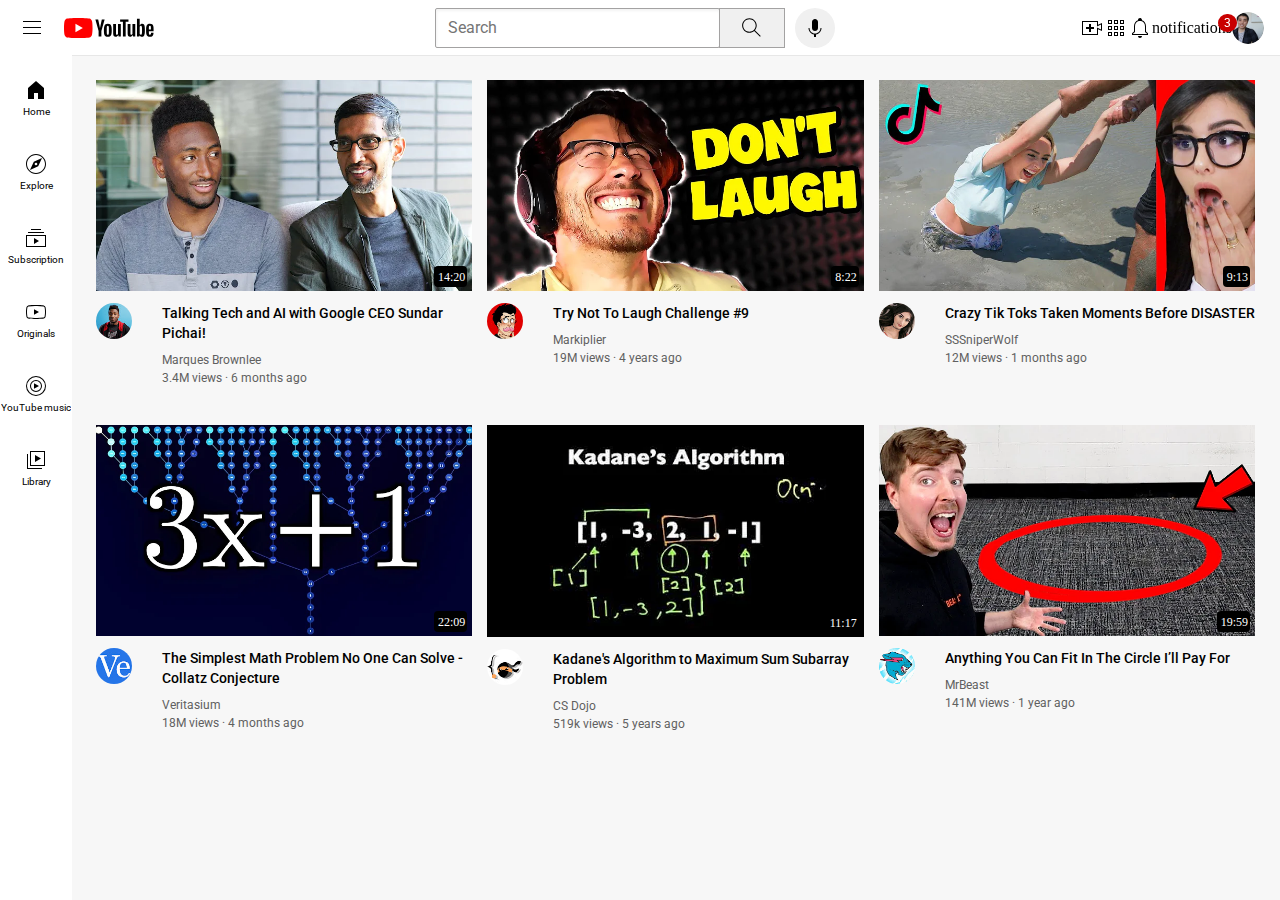
<file: index.html>
<!DOCTYPE html>
<html>
    <head>
    <title>
MyYouTube
    </title>
    <link rel="preconnect" href="https://fonts.googleapis.com">
<link rel="preconnect" href="https://fonts.gstatic.com" crossorigin>
<link href="https://fonts.googleapis.com/css2?family=Roboto:wght@400;500;700&display=swap" rel="stylesheet">
   <link rel="stylesheet" href="styles/general.css">
   <link rel="stylesheet" href="styles/header.css">
   <link rel="stylesheet" href="styles/video.css">
   <link rel="stylesheet" href="styles/sidebar.css">
    </head>
    <body>
        <div class="header">
            <div class="left-section">
                 <img class="hamburger-menu"   img src="icons/hamburger-menu.svg" >
                <img class="youtube-logo"    img src="icons/youtube-logo.svg" > </div>
            <div class="middle-section">
            <input class="search-bar"  type="text" placeholder="Search">
        <button class="search-button"><img class="search-icon" src="icons/search.svg">
            <div class="tooltip"> Search</div>
        </button>
        <button class="voice-search-button">
            <img class="voice-search-icon" src="icons/voice-search-icon.svg"> 
            <div class="tooltip"> Search with your voice</div>
        </button>
        
    </div>
            <div class="right-section">
                <div class="upload-icon-container"> 
                    <img class="upload-icon" src="icons/upload.svg">
                    <div class="tooltip"> Create</div>
                    </div>
                 <div class="youTube-app-icon-container" >
                <img class="youtube-apps-icon" img src="icons/youtube-apps.svg" >
                <div class="tooltip"> youtube apps</div>
                   </div>
                <div class="notifications-icon-container"> 
                     <img class="notifications-icon" src="icons/notifications.svg" > 
                    <div class="notifications-count">3</div> 
                    <div class="tooltip">notifications </div>
                  </div>

               
                <img class="current-user-picture"  src="icons/my-channel.jpeg"></div>
        </div>
        <div class="sidebar" > 
        <div class="sidebar-link"><img src="icons/home.svg"><div>Home</div></div>
        <div class="sidebar-link"><img src="icons/explore.svg"><div>Explore</div> </div>
        <div class="sidebar-link"><img src="icons/subscriptions.svg"><div>Subscription</div> </div>
        <div class="sidebar-link"><img src="icons/originals.svg"><div>Originals</div> </div>
        <div class="sidebar-link"><img src="icons/youtube-music.svg"><div>YouTube music  </div>   </div>
        <div class="sidebar-link"><img src="icons/library.svg"><div>Library</div>  </div>
        </div>

        <div class="video-grid">
            <div class="video-preview"> 
                <div class="thumbnail-row">
                     <img class="thumbnail"   src="thumbnails/thumbnail-1.webp">
                     <div class="video-time">14:20</div>
                </div>
                
                <div class="video-info-grid"> 
                    <div class="channel-picture"><img class="profile-picture" img src="channel-pictures/channel-1.jpeg"></div>
                    <div class="video-preview"><p class="video-title">
                        Talking Tech and AI with Google CEO Sundar Pichai!
                    </p>
                    <p class="video-author">
                        Marques Brownlee
                    </p>
                    <p class="video-stats">
                        3.4M views &#183; 6 months ago
                    </p>
                </div>
                    </div>
                
            </div>

            <div class="video-preview"> 
                <div class="thumbnail-row"> <img class="thumbnail"   src="thumbnails/thumbnail-2.webp">
                    <div class="video-time">8:22</div>
                </div><div class="video-info-grid"> 
                    <div class="channel-picture"><img class="profile-picture" img src="channel-pictures/channel-2.jpeg"></div>
                    <div class="video-preview"><p class="video-title">
                        
Try Not To Laugh Challenge #9
                    </p>
                    <p class="video-author">
                        Markiplier
                    </p>
                    <p class="video-stats">
                        19M views &#183; 4 years ago
                    </p>
                </div>
                    </div>
                
            </div>

            <div class="video-preview"> 
                <div class="thumbnail-row"> <img class="thumbnail"   src="thumbnails/thumbnail-3.webp">
                    <div class="video-time">9:13</div>
                </div><div class="video-info-grid"> 
                    <div class="channel-picture"><img class="profile-picture" img src="channel-pictures/channel-3.jpeg"></div>
                    <div class="video-preview"><p class="video-title">
                        
Crazy Tik Toks Taken Moments Before DISASTER
                    </p>
                    <p class="video-author">
                        SSSniperWolf
                    </p>
                    <p class="video-stats">
                        12M views &#183; 1 months ago
                    </p>
                </div>
                    </div>
                
            </div>

            <div class="video-preview"> 
                <div class="thumbnail-row"> <img class="thumbnail"   src="thumbnails/thumbnail-4.webp">
                    <div class="video-time">22:09</div>
                </div><div class="video-info-grid"> 
                    <div class="channel-picture"><img class="profile-picture" img src="channel-pictures/channel-4.jpeg"></div>
                    <div class="video-preview"><p class="video-title">
                        

                        The Simplest Math Problem No One Can Solve - Collatz Conjecture
                    </p>
                    <p class="video-author">
                        Veritasium
                    </p>
                    <p class="video-stats">
                        18M views &#183; 4 months ago
                    </p>
                </div>
                    </div>
                
            </div>

            <div class="video-preview"> 
                <div class="thumbnail-row"> <img class="thumbnail"   src="thumbnails/thumbnail-5.webp">
                    <div class="video-time">11:17</div>
                </div><div class="video-info-grid"> 
                    <div class="channel-picture"><img class="profile-picture" img src="channel-pictures/channel-5.jpeg"></div>
                    <div class="video-preview"><p class="video-title">
                        Kadane's Algorithm to Maximum Sum Subarray Problem
                    </p>
                    <p class="video-author">
                        CS Dojo
                    </p>
                    <p class="video-stats">
                        519k views &#183; 5 years ago
                    </p>
                </div>
                    </div>
                
            </div>

            <div class="video-preview"> 
                <div class="thumbnail-row"> <img class="thumbnail"   src="thumbnails/thumbnail-6.webp">
                    <div class="video-time">19:59</div>
                 </div><div class="video-info-grid"> 
                    <div class="channel-picture"><img class="profile-picture" img src="channel-pictures/channel-6.jpeg"></div>
                    <div class="video-preview"><p class="video-title">
                        
                        Anything You Can Fit In The Circle I’ll Pay For
                    </p>
                    <p class="video-author">
                        MrBeast
                    </p>
                    <p class="video-stats">
                        141M views &#183; 1 year ago
                    </p>
                </div>
                    </div>
                
            </div>
        </div>
        
           
    </body>
</html>
</file>
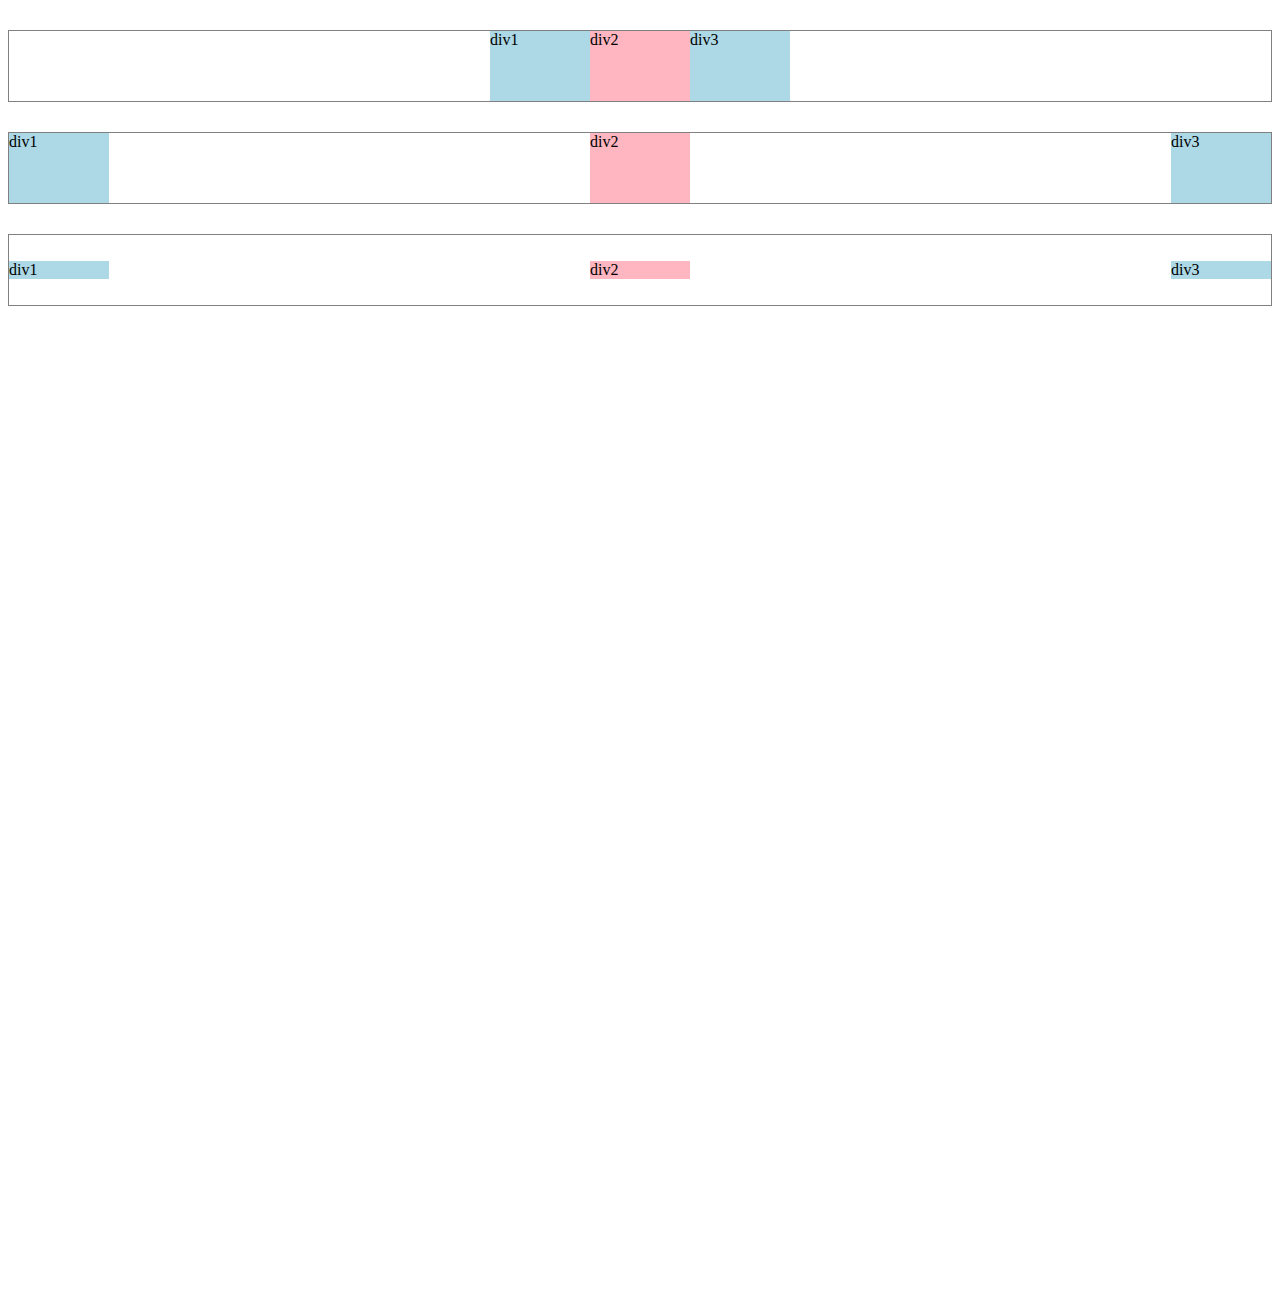
<file: flexbox.html>
<!DOCTYPE html>
<html>
    <head> <title> FlexBoxPractise</title></head>
    <body style="padding-bottom:1000px;">
        <div style="
        margin-top: 30px;
        height: 70px;
        border-width: 1px;
        border-style: solid;
        border-color: gray;
        display:flex;
        flex-direction:row;
        justify-content: center ;">

        <div style="background-color:
        lightblue;width:100px">div1</div>  
        <div style="background-color:
        lightpink;width:100px">div2</div>
        <div style="background-color:
        lightblue;width:100px">div3</div>
    </div>
    <div style="
    margin-top: 30px;
    height: 70px;
    border-width: 1px;
    border-style: solid;
    border-color: gray;
    display:flex;
    flex-direction:row;
    justify-content: space-between ;">

    <div style="background-color:
    lightblue;width:100px">div1</div>  
    <div style="background-color:
    lightpink;width:100px">div2</div>
    <div style="background-color:
    lightblue;width:100px">div3</div>
</div>
<div style="
margin-top: 30px;
height: 70px;
border-width: 1px;
border-style: solid;
border-color: gray;
display:flex;
flex-direction:row;
justify-content: space-between ;
align-items: center;">

<div style="background-color:
lightblue;width:100px">div1</div>  
<div style="background-color:
lightpink;width:100px">div2</div>
<div style="background-color:
lightblue;width:100px">div3</div>
</div>
 </body>
</html>
</file>
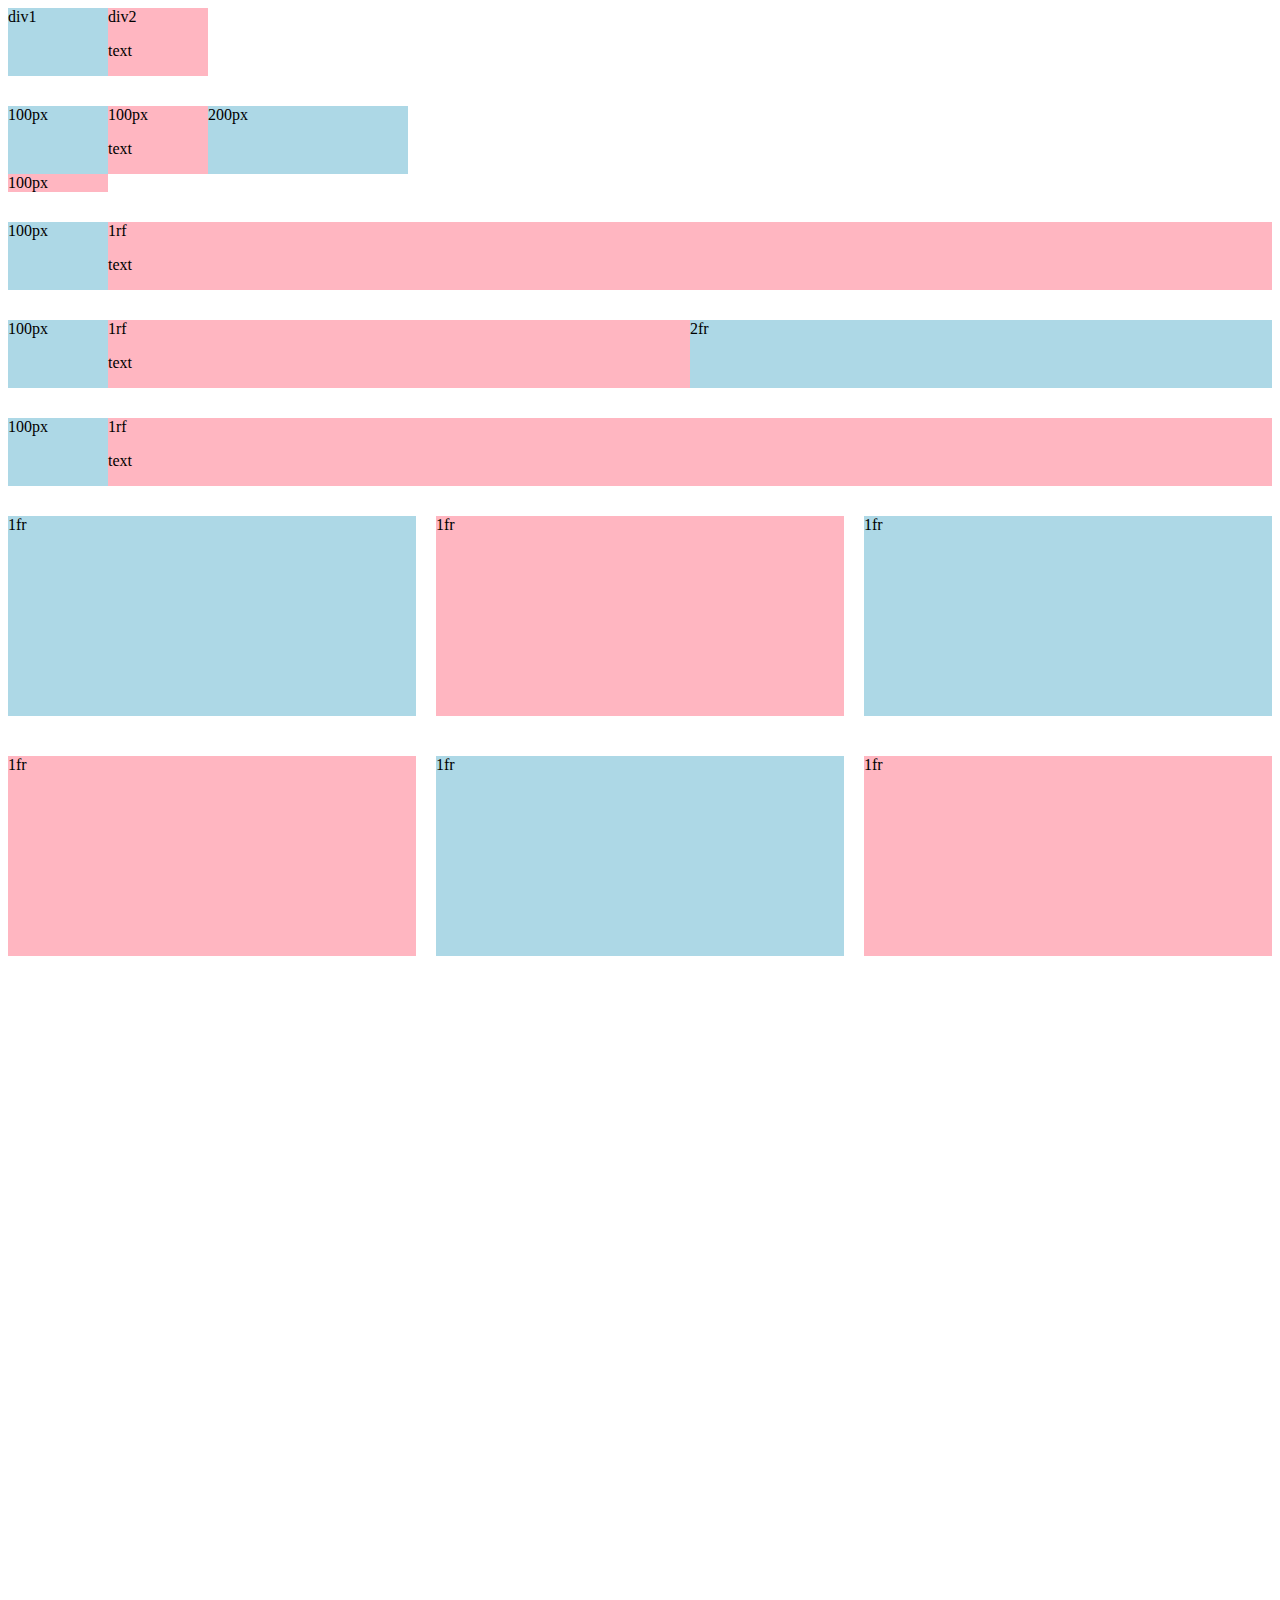
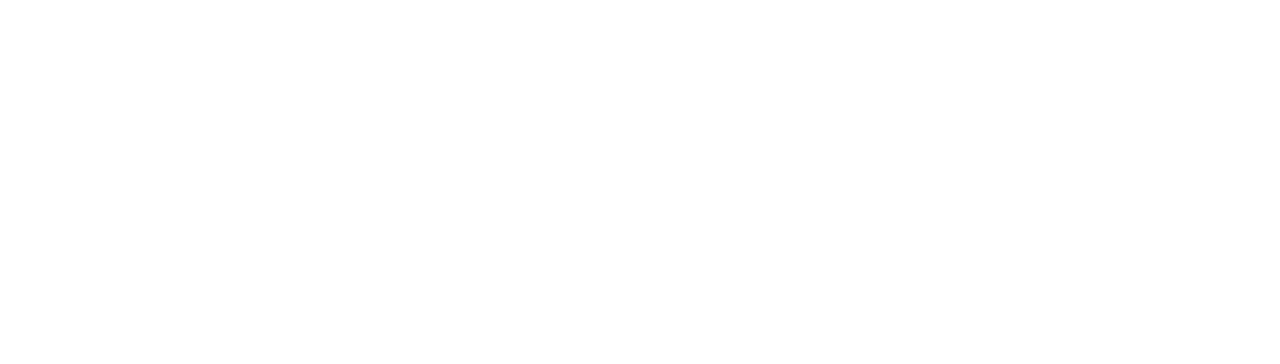
<file: grid.html>
<!DOCTYPE html>
<Html>
    
    <head><title>GRID practice</title> </head>
    <body style="padding-bottom:1000px;">
        
            <div style=" 
            display:grid;
            grid-template-columns: 100px 100px;">
            
            <div style="background-color: lightblue"> div1</div>
            <div style="background-color:lightpink">div2<p>text</p></div>
        </div>

        
            <div style=" 
            margin-top: 30px ;
            display:grid;
            grid-template-columns: 100px 100px 200px;">
            
            
            <div style="background-color: lightblue"> 100px</div>
            <div style="background-color:lightpink">100px<p>text</p></div>
            <div style="background-color: lightblue"> 200px</div>
            <div style="background-color:lightpink">100px</div>
            </div>

                <div style=" 
                margin-top: 30px ;
                display:grid;
                grid-template-columns: 100px 1fr;">
                
                
                <div style="background-color: lightblue"> 100px</div>
                <div style="background-color:lightpink">1rf<p>text</p></div>
                </div>

                <div style=" 
                margin-top: 30px ;
                display:grid;
                grid-template-columns: 100px 1fr 1fr;">
                
                
                <div style="background-color: lightblue"> 100px</div>
                <div style="background-color:lightpink">1rf<p>text</p></div>
                <div style="background-color: lightblue"> 2fr</div>
                </div>
                
                <div style=" 
                margin-top: 30px ;
                display:grid;
                grid-template-columns: 100px 1fr;">
                
                
                <div style="background-color: lightblue"> 100px</div>
                <div style="background-color:lightpink">1rf<p>text</p></div>
                </div>
        
                <div style=" 
                margin-top: 30px ;
                display:grid;
                grid-template-columns: 1fr 1fr 1fr;
                column-gap:20px;
                row-gap:40px;">
                
                
                <div style="background-color: lightblue; height:200px"> 1fr</div>
                <div style="background-color:lightpink;height:200px">1fr</div>
                <div style="background-color: lightblue; height:200px"> 1fr</div>
                <div style="background-color: lightpink; height:200px"> 1fr</div>
                <div style="background-color:lightblue;height:200px">1fr</div>
                <div style="background-color: lightpink; height:200px"> 1fr</div>
        </div>
    </body>
</Html>
</file>
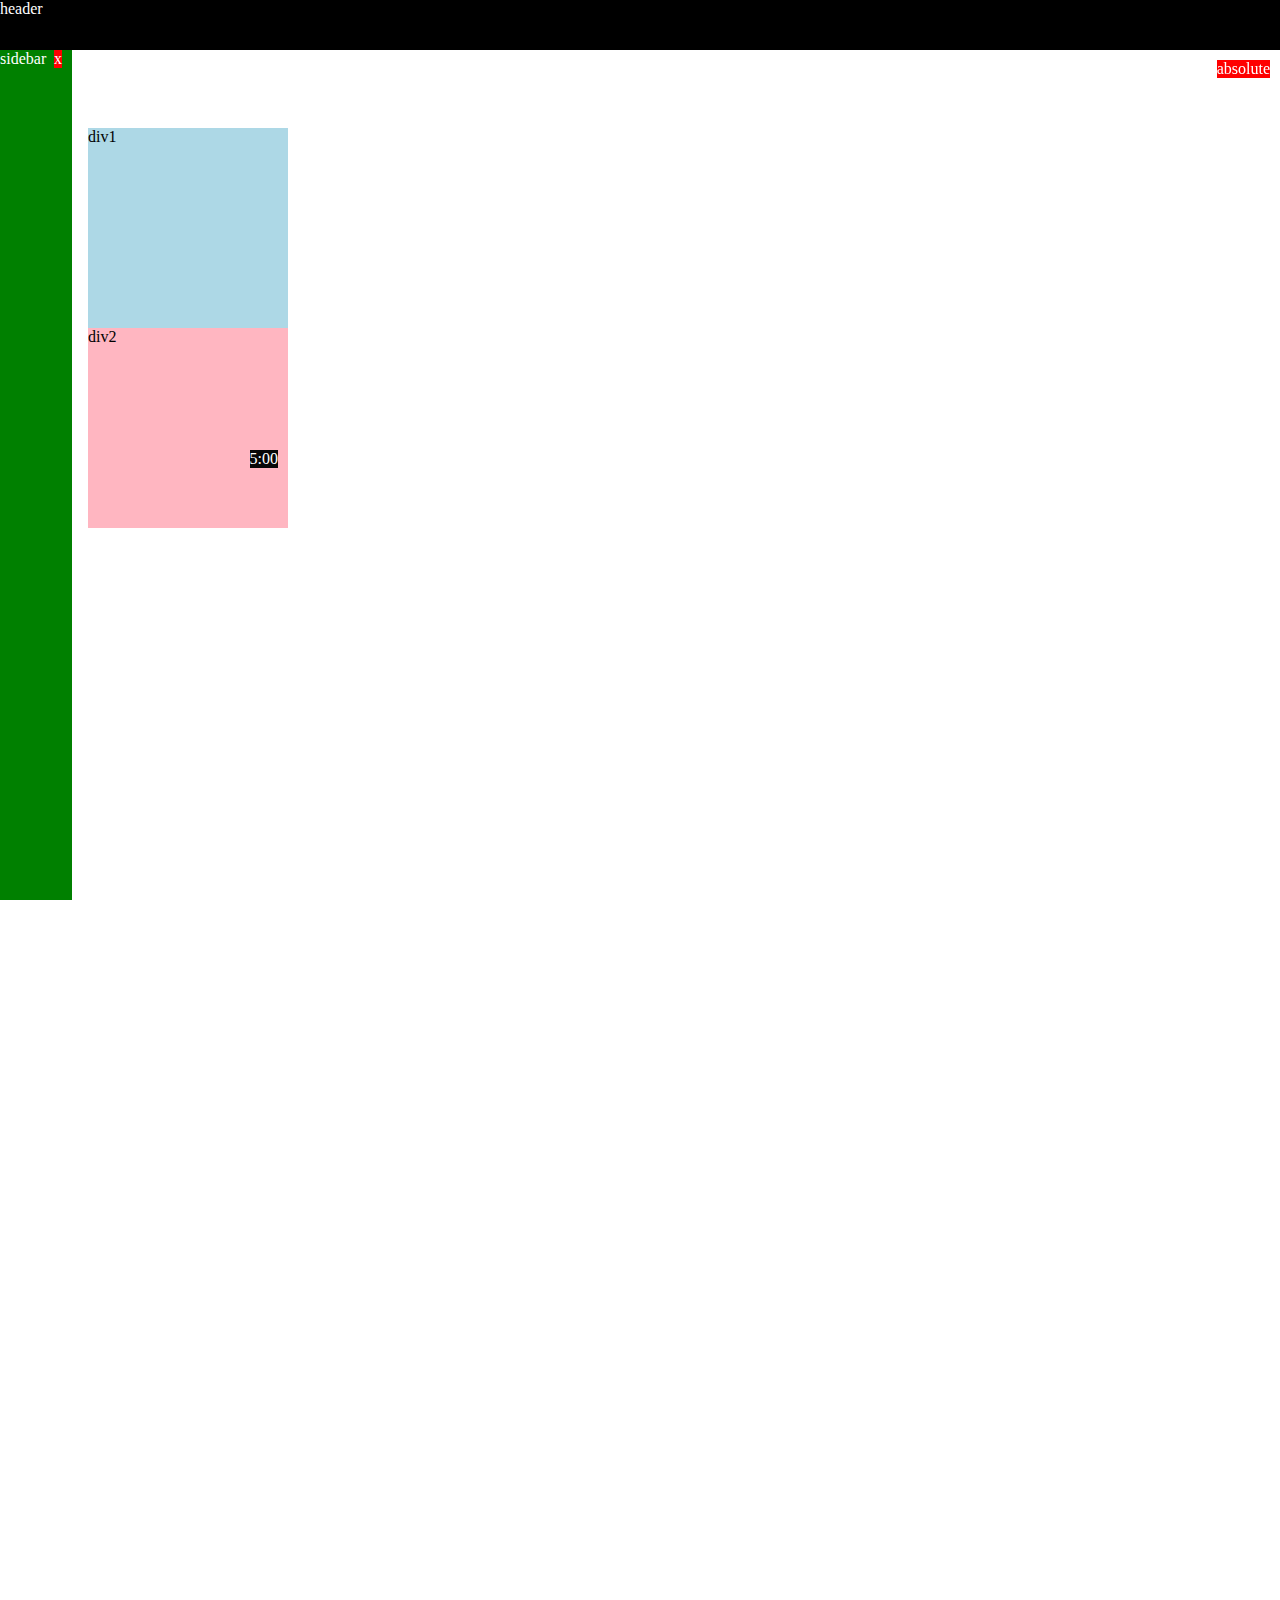
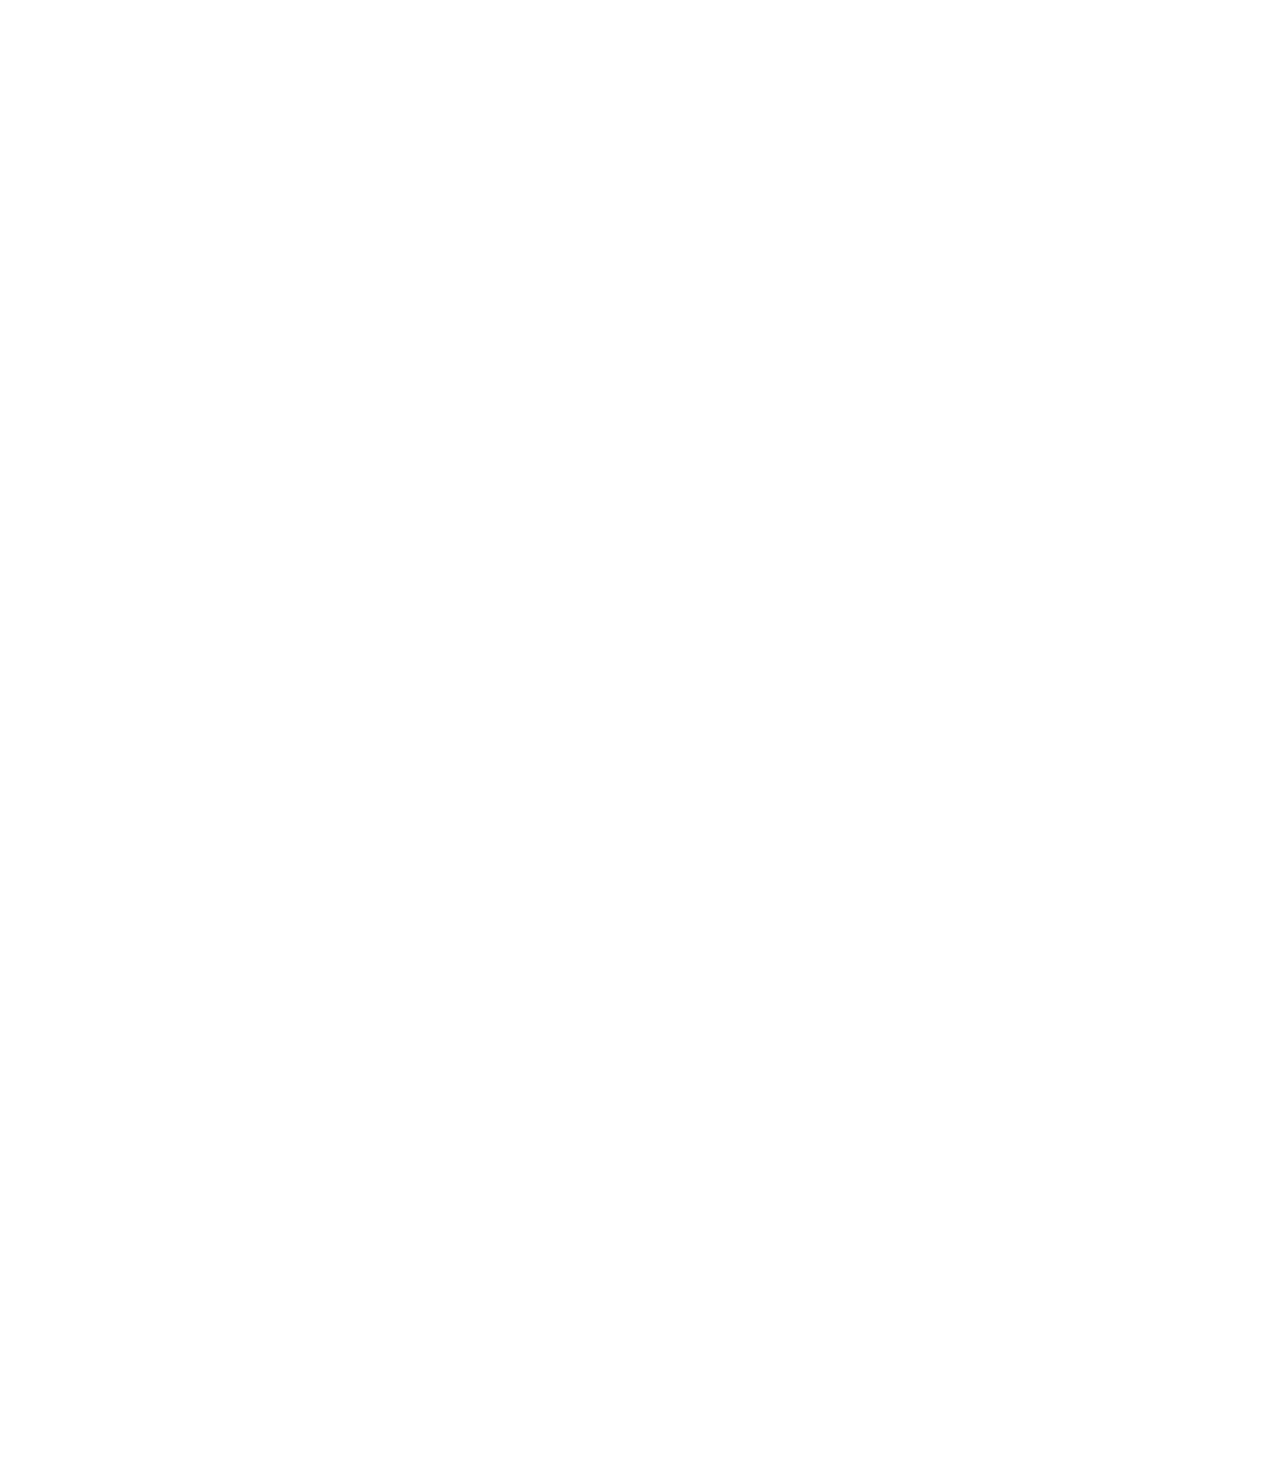
<file: position.html>
<!DOCTYPE html>
<html>
<head>
    <title>position practice</title>
</head>
<body style="
height:3000px;
padding-top: 60px;
padding-left:80px;">
    <div style="
        background-color: black;
        
        color:white;
        position: fixed;
        top:0px;
        height:50px;
        left:0px;
        right:0px;"  >

    header
</div>

<div style="
background-color:green;
color:white;
position:fixed;
top:50px;
bottom:0;
width:72px;
left:0px;
" >
<div style="
position:absolute;
background-color: red;
color:white;
top:0px;
right:10px;
">x
</div>
    sidebar
</div>
<div style="
position:absolute;
background-color: red;
color:white;
top:60px;
right:10px;
">absolute
</div>
<div style="background-color:lightblue;
height:200px;
width:200px;
position: static;
margin-top:60px;
" > div1
</div>
<div style="background-color:lightpink;
position:relative;
height:200px;
width:200px;
position: relative;
">div2
<div style="
position:absolute;
background-color: rgb(8, 8, 8);
color:white;
bottom:60px;
right:10px;
">5:00
</div>
</div>

</body>
</html>
</file>
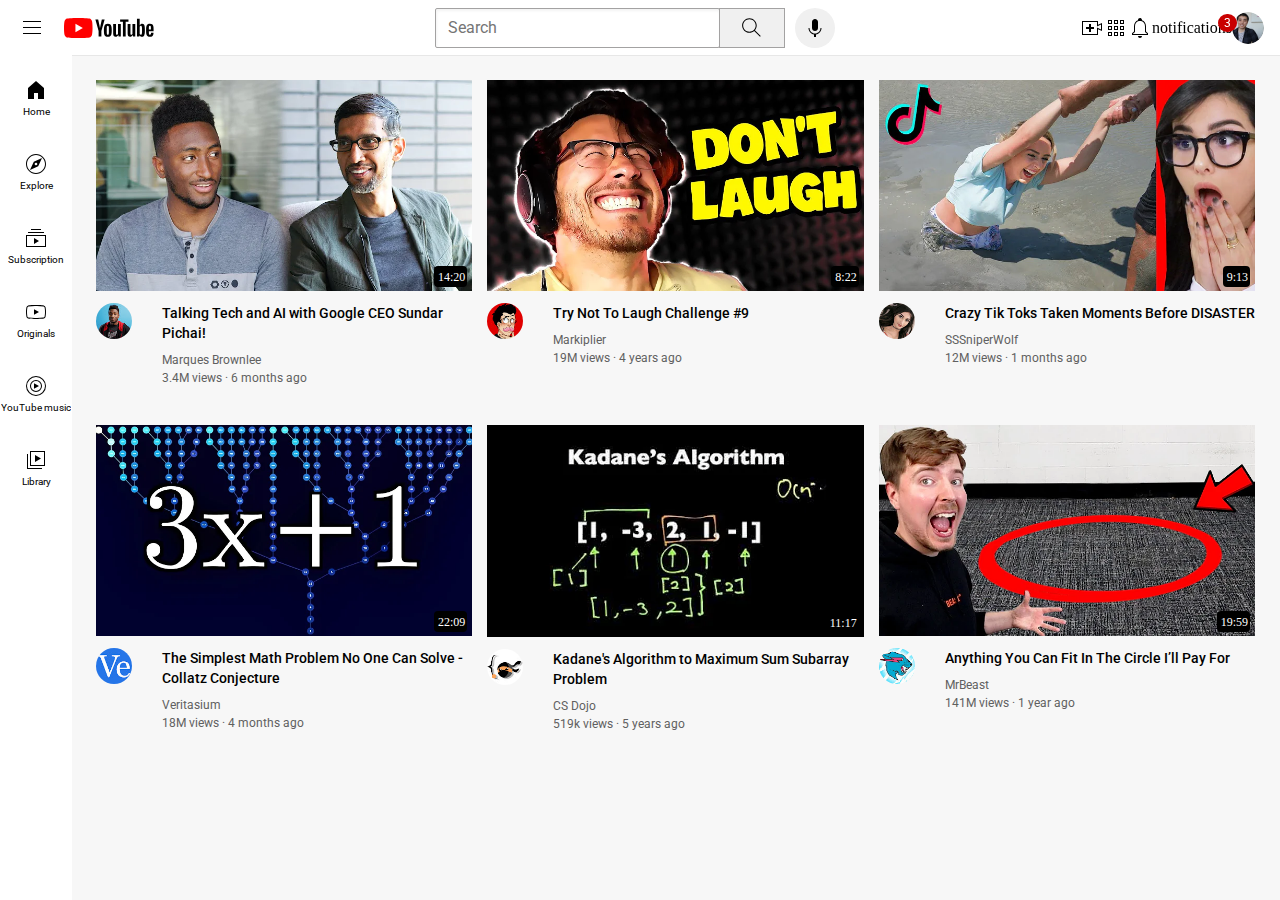
<file: youtube.html>
<!DOCTYPE html>
<html>
    <head>
    <title>
MyYouTube
    </title>
    <link rel="preconnect" href="https://fonts.googleapis.com">
<link rel="preconnect" href="https://fonts.gstatic.com" crossorigin>
<link href="https://fonts.googleapis.com/css2?family=Roboto:wght@400;500;700&display=swap" rel="stylesheet">
   <link rel="stylesheet" href="styles/general.css">
   <link rel="stylesheet" href="styles/header.css">
   <link rel="stylesheet" href="styles/video.css">
   <link rel="stylesheet" href="styles/sidebar.css">
    </head>
    <body>
        <div class="header">
            <div class="left-section">
                 <img class="hamburger-menu"   img src="icons/hamburger-menu.svg" >
                <img class="youtube-logo"    img src="icons/youtube-logo.svg" > </div>
            <div class="middle-section">
            <input class="search-bar"  type="text" placeholder="Search">
        <button class="search-button"><img class="search-icon" src="icons/search.svg">
            <div class="tooltip"> Search</div>
        </button>
        <button class="voice-search-button">
            <img class="voice-search-icon" src="icons/voice-search-icon.svg"> 
            <div class="tooltip"> Search with your voice</div>
        </button>
        
    </div>
            <div class="right-section">
                <div class="upload-icon-container"> 
                    <img class="upload-icon" src="icons/upload.svg">
                    <div class="tooltip"> Create</div>
                    </div>
                 <div class="youTube-app-icon-container" >
                <img class="youtube-apps-icon" img src="icons/youtube-apps.svg" >
                <div class="tooltip"> youtube apps</div>
                   </div>
                <div class="notifications-icon-container"> 
                     <img class="notifications-icon" src="icons/notifications.svg" > 
                    <div class="notifications-count">3</div> 
                    <div class="tooltip">notifications </div>
                  </div>

               
                <img class="current-user-picture"  src="icons/my-channel.jpeg"></div>
        </div>
        <div class="sidebar" > 
        <div class="sidebar-link"><img src="icons/home.svg"><div>Home</div></div>
        <div class="sidebar-link"><img src="icons/explore.svg"><div>Explore</div> </div>
        <div class="sidebar-link"><img src="icons/subscriptions.svg"><div>Subscription</div> </div>
        <div class="sidebar-link"><img src="icons/originals.svg"><div>Originals</div> </div>
        <div class="sidebar-link"><img src="icons/youtube-music.svg"><div>YouTube music  </div>   </div>
        <div class="sidebar-link"><img src="icons/library.svg"><div>Library</div>  </div>
        </div>

        <div class="video-grid">
            <div class="video-preview"> 
                <div class="thumbnail-row">
                     <img class="thumbnail"   src="thumbnails/thumbnail-1.webp">
                     <div class="video-time">14:20</div>
                </div>
                
                <div class="video-info-grid"> 
                    <div class="channel-picture"><img class="profile-picture" img src="channel-pictures/channel-1.jpeg"></div>
                    <div class="video-preview"><p class="video-title">
                        Talking Tech and AI with Google CEO Sundar Pichai!
                    </p>
                    <p class="video-author">
                        Marques Brownlee
                    </p>
                    <p class="video-stats">
                        3.4M views &#183; 6 months ago
                    </p>
                </div>
                    </div>
                
            </div>

            <div class="video-preview"> 
                <div class="thumbnail-row"> <img class="thumbnail"   src="thumbnails/thumbnail-2.webp">
                    <div class="video-time">8:22</div>
                </div><div class="video-info-grid"> 
                    <div class="channel-picture"><img class="profile-picture" img src="channel-pictures/channel-2.jpeg"></div>
                    <div class="video-preview"><p class="video-title">
                        
Try Not To Laugh Challenge #9
                    </p>
                    <p class="video-author">
                        Markiplier
                    </p>
                    <p class="video-stats">
                        19M views &#183; 4 years ago
                    </p>
                </div>
                    </div>
                
            </div>

            <div class="video-preview"> 
                <div class="thumbnail-row"> <img class="thumbnail"   src="thumbnails/thumbnail-3.webp">
                    <div class="video-time">9:13</div>
                </div><div class="video-info-grid"> 
                    <div class="channel-picture"><img class="profile-picture" img src="channel-pictures/channel-3.jpeg"></div>
                    <div class="video-preview"><p class="video-title">
                        
Crazy Tik Toks Taken Moments Before DISASTER
                    </p>
                    <p class="video-author">
                        SSSniperWolf
                    </p>
                    <p class="video-stats">
                        12M views &#183; 1 months ago
                    </p>
                </div>
                    </div>
                
            </div>

            <div class="video-preview"> 
                <div class="thumbnail-row"> <img class="thumbnail"   src="thumbnails/thumbnail-4.webp">
                    <div class="video-time">22:09</div>
                </div><div class="video-info-grid"> 
                    <div class="channel-picture"><img class="profile-picture" img src="channel-pictures/channel-4.jpeg"></div>
                    <div class="video-preview"><p class="video-title">
                        

                        The Simplest Math Problem No One Can Solve - Collatz Conjecture
                    </p>
                    <p class="video-author">
                        Veritasium
                    </p>
                    <p class="video-stats">
                        18M views &#183; 4 months ago
                    </p>
                </div>
                    </div>
                
            </div>

            <div class="video-preview"> 
                <div class="thumbnail-row"> <img class="thumbnail"   src="thumbnails/thumbnail-5.webp">
                    <div class="video-time">11:17</div>
                </div><div class="video-info-grid"> 
                    <div class="channel-picture"><img class="profile-picture" img src="channel-pictures/channel-5.jpeg"></div>
                    <div class="video-preview"><p class="video-title">
                        Kadane's Algorithm to Maximum Sum Subarray Problem
                    </p>
                    <p class="video-author">
                        CS Dojo
                    </p>
                    <p class="video-stats">
                        519k views &#183; 5 years ago
                    </p>
                </div>
                    </div>
                
            </div>

            <div class="video-preview"> 
                <div class="thumbnail-row"> <img class="thumbnail"   src="thumbnails/thumbnail-6.webp">
                    <div class="video-time">19:59</div>
                 </div><div class="video-info-grid"> 
                    <div class="channel-picture"><img class="profile-picture" img src="channel-pictures/channel-6.jpeg"></div>
                    <div class="video-preview"><p class="video-title">
                        
                        Anything You Can Fit In The Circle I’ll Pay For
                    </p>
                    <p class="video-author">
                        MrBeast
                    </p>
                    <p class="video-stats">
                        141M views &#183; 1 year ago
                    </p>
                </div>
                    </div>
                
            </div>
        </div>
        
           
    </body>
</html>
</file>
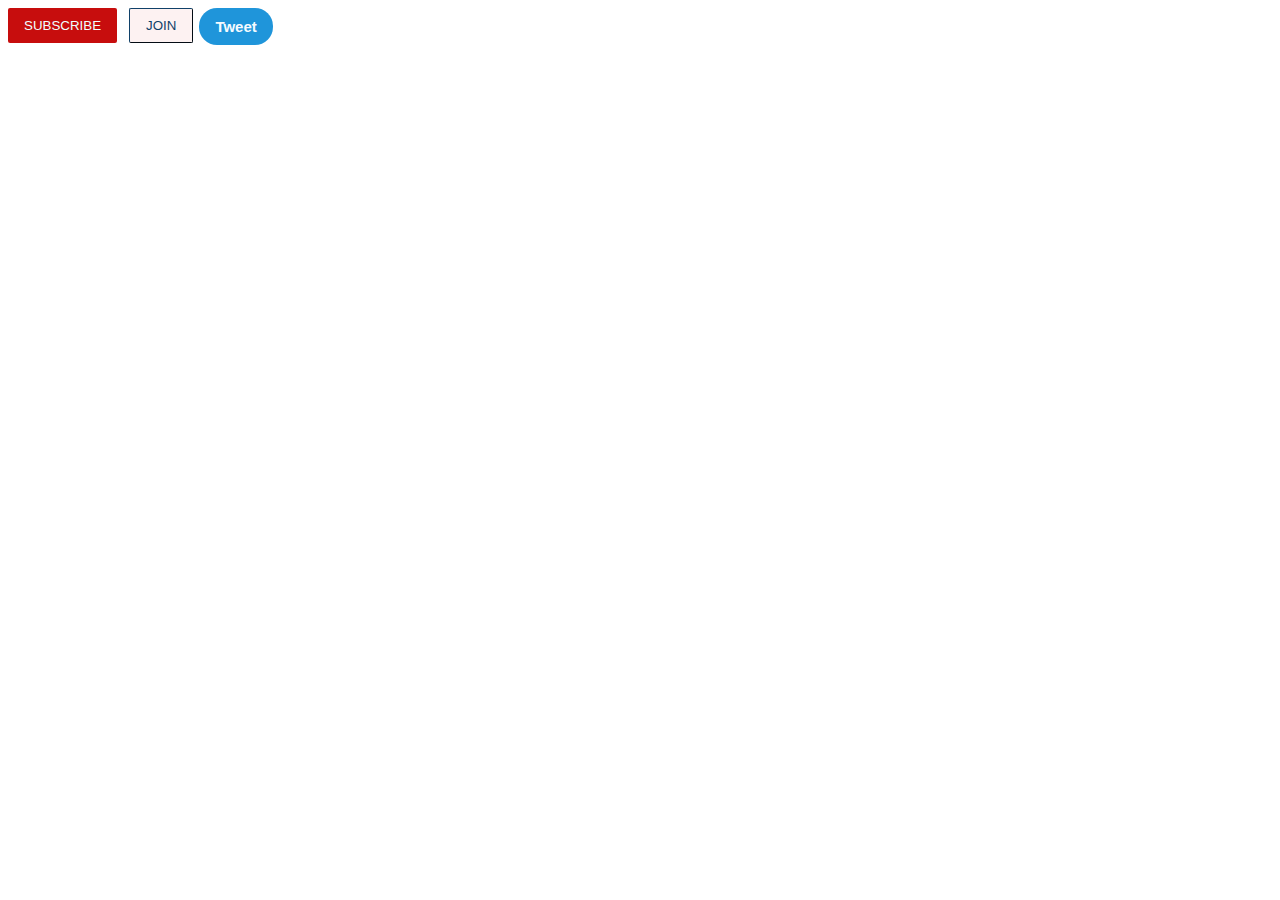
<file: intro-to-html/buttons.html>
<!DOCTYPE html>
<html>
   <head>
   <title>Buttons practice</title>
<link rel="Stylesheet" href="styles/buttons.css">
</head> 
  
<body>
   <button class="subscribe-button">
      SUBSCRIBE
  </button>
  <button class="join-button"> 
      JOIN
   </button>
   <button class="tweet-button"> 
      Tweet
   </button>
</body>

</html>
</file>
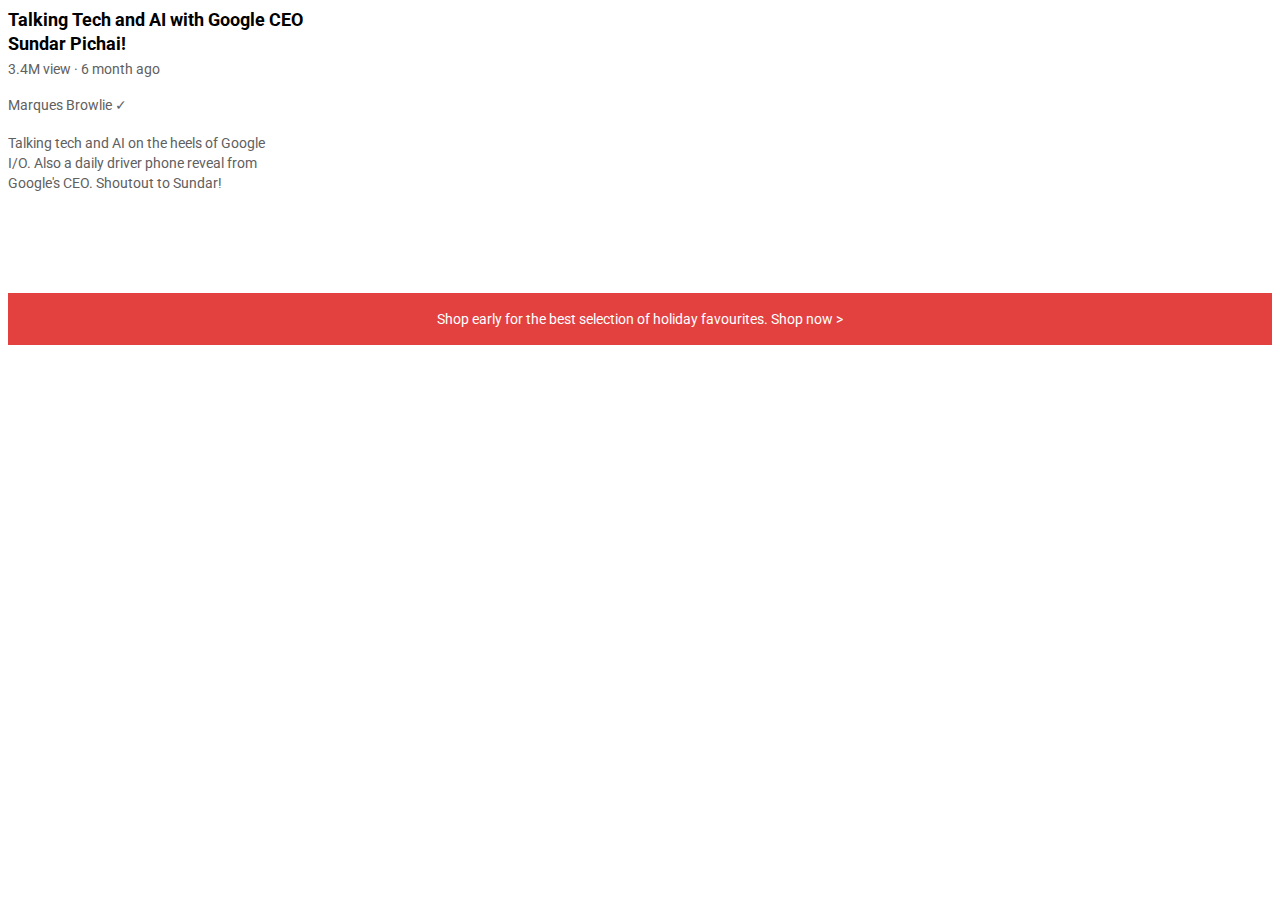
<file: intro-to-html/text.html>
<!DOCTYPE html>
<html>
  <head>
    <link rel="preconnect" href="https://fonts.googleapis.com">
<link rel="preconnect" href="https://fonts.gstatic.com" crossorigin>
<link href="https://fonts.googleapis.com/css2?family=Roboto:wght@400;700&display=swap" rel="stylesheet">
    <title>text practice</title>
<link rel="stylesheet" href="styles/text.css">
  </head>
  <bodey>
   <p class="video-title"> 
    Talking Tech and AI with Google CEO Sundar Pichai!
</p>
<p class="video-stats"> 3.4M view
    &#183;
    6 month ago
</p>
<P class="video-author">
    Marques Browlie &#10003
</P>
<p class="video-description">
    Talking tech and AI on the heels of Google I/O. 
    Also a daily driver phone reveal from Google's CEO. 
    Shoutout to Sundar!
</p>
<p class="apple-text">
    Shop early for the best selection of holiday favourites. <span class="shop-link">Shop now &#62;</span>    
</p>
  </bodey>
</html>
</file>
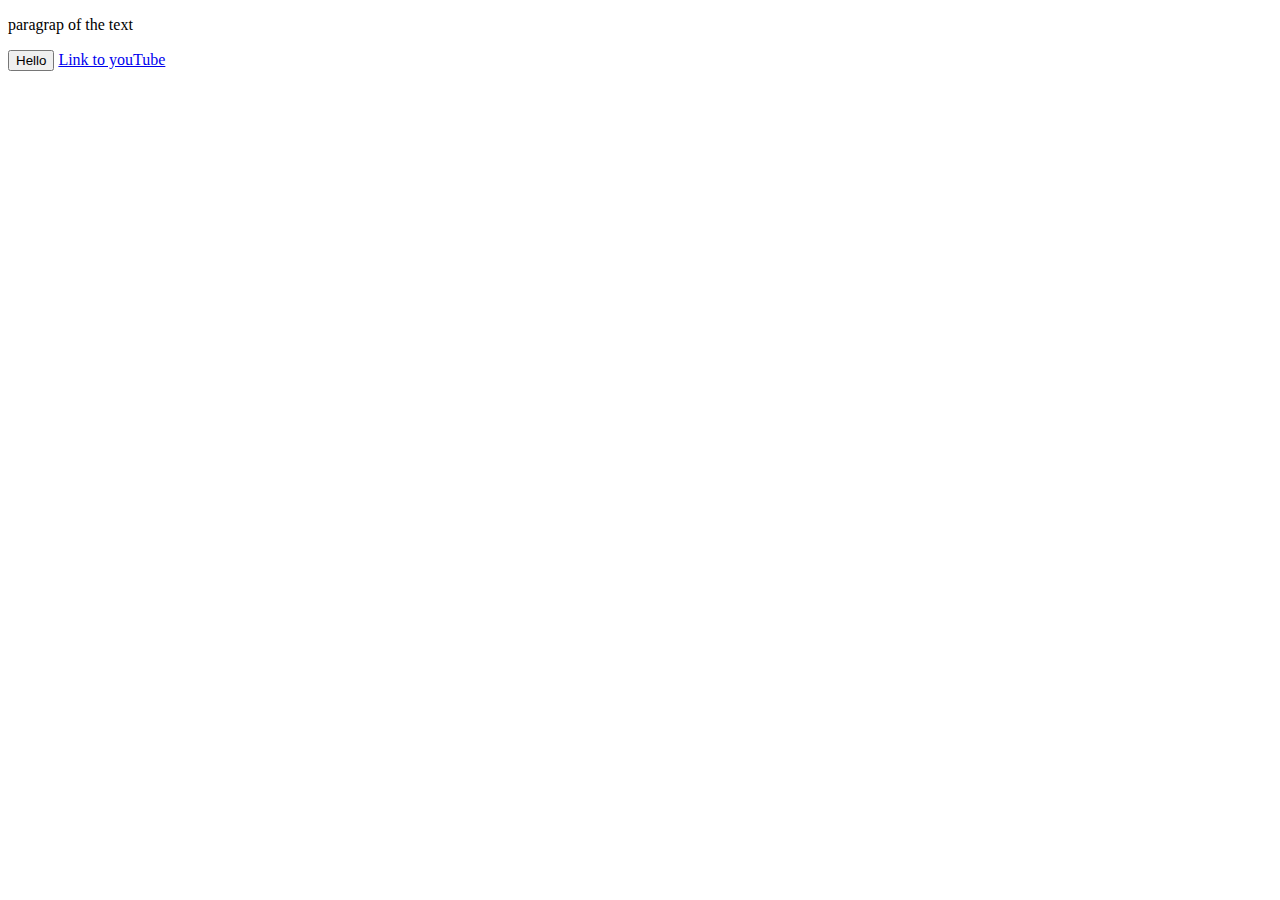
<file: intro-to-html/website.html>
<!DOCTYPE html>
<html>
    <head><title>
        First WebSite
    </title></head>
    <body>
        <p>
            paragrap of the text
        </p>
        <button> Hello</button>
        <a href=" https://www.youtube.com/" target="_blank">
            Link to youTube
            </a>
    </body>
</html>
</file>
<file: styles/general.css>
p {font-family:Roboto, Arial;
    margin-top:0;
    margin-bottom:0;
}
body{
margin:0;
padding-top:80px;
padding-left:96px;
padding-right:25px;
background-color: rgb(247, 247, 247);
}
</file>
<file: styles/header.css>
.header{
    height:55px;
    display:flex;
    flex-direction:row;
    justify-content: space-between;
    position:fixed;
    top:0;
    left:0;
    right:0;
    z-index:100;
    background-color: white;
    border-bottom-width:1px;
    border-bottom-style:solid;
    border-bottom-color:rgb(231, 231, 231);
}
.left-section{ 
    align-items: center;
    display:flex;
}
.hamburger-menu{
    height:24px;
    margin-left: 20px;
    margin-right: 20px;
}
.youtube-logo{
    height:20px;
}
.middle-section{
    flex:1;
    margin-left: 70px;
    margin-right: 35px;
    max-width:400px;
    display:flex;
    align-items:center;
}

.search-button{
height:40px;
width:66px;
background-color: rgb(240, 240, 240);
border-width:1px;
border-style: solid;
border-color:rgb(163, 162, 162) ;
margin-left:-1px;
margin-right:10px;
}

.search-button,  
.voice-search-button, 
.upload-icon-container,
.youTube-app-icon-container,
.notifications-icon-container {
    display:flex;
    justify-content: center;
    align-items: center;
    position:relative;
}

.search-button .tooltip,
.voice-search-button .tooltip,
.upload-icon-container .tooltip,
.youTube-app-icon-container .tooltip
    {
    font-family:Roboto, Arial;
    position:absolute;
    background-color: gray;
    color:white;
    padding-top: 4px;
    padding-right: 8px;
    padding-left: 8px;
    padding-bottom: 4px;
    border-radius: 2px;
    font-size:12px;
    bottom:-30px;
    opacity:0;
    transition:opacity 0.15s;
    pointer-events:none;
    white-space: nowrap;
}
.search-button:hover .tooltip,
.voice-search-button:hover .tooltip,
.upload-icon-container:hover .tooltip,
.youTube-app-icon-container:hover .tooltip,
.notifications-icon-container:hover .toolip{
opacity:1;
}
.search-bar{
    flex:1;
    height:36px;
    padding-left:12px;
    font-size: 16px;
    border-style:solid;
    border-width:1px;
    border-color: rgb(163, 162, 162);
    border-radius: 2px;
    box-shadow:inset 1px 2px 3px rgba(0,0,0,0.05);
    width:0;
}
.search-bar::placeholder{
    font-family: Roboto,Arial;
    font-size:16px;
}

.voice-search-button{
height:40px;
width:40px;
background-color: rgb(240, 240, 240);
border:none;
border-radius: 20px;

}
.voice-search-icon{
    height:24px;   
}
.search-icon{
    height:25px; 
}
.right-section{
    width:180px;
    margin-right: 20px;
    display:flex;
    align-items:center;
    justify-content: space-between;
    flex-shrink:0;
}
.upload-icon{
    height:24px;
}
.youtube-apps-icon{
    height:24px;
}
.notifications-icon{
    height:24px;
}
.notifications-icon-container{
    position: relative;
}
.notifications-count{
    position: absolute;
    top:-2px;
    right:-5px;
    background-color: rgb(201, 0, 0);
    color:white;
    font-family: Roboto, Arial;
    font-size:12px;
    padding-left:6px;
    padding-right: 6px;
    padding-top:2px;
    padding-bottom:2px;
    border-radius: 10px;
    border-color: white;
    border-width: 1px;
}
.current-user-picture{
    height:32px;
    border-radius:16px;
}
</file>
<file: styles/video.css>
.thumbnail {
    width:100%;
    

}

.video-title{

    margin-top:0px;
    font-size:14px;
    font-weight:500;
    line-height:20px;
    margin-bottom:10px;
}

.video-info-grid{
    display:grid;
    grid-template-columns:50px 1fr ;
    column-gap:16px;
    row-gap:40px;
}
.channel-pictures{
    background-color: gray;
}

.video-info{
    background-color: gray;
}
.profile-picture{
    width:36px;
    border-radius:20px;
}
.thumbnail-row{
    margin-bottom:8px;
    position:relative;
}
.video-author, 
.video-stats {
    font-size:12px;
    color:rgb(96,96,96);
}
.video-author{
    margin-bottom:4px;
}
.video-grid{
    display:grid;
    grid-template-columns: 1fr 1fr 1fr;
    column-gap:15px;
    row-gap:40px;
}
.video-time{
    font-family: Roboto Arial;
    font-size:12px;
    font-weight:500;
    padding-right: 2px;
    padding-left:4px;
    padding-top:4px;
    padding-bottom:2px;
    border-radius:4px;
    background-color: black;
    color: white;
    position:absolute;
    bottom:8px;
    right:5px;
}
</file>
<file: styles/sidebar.css>
.sidebar{
    position: fixed;
    left:0;
    bottom:0;
    top:55px;
    background-color: white;
    width:72px;
    z-index:200;
    padding-top: 5px;
}
.sidebar-link{
    height: 74px;
    display:flex;
    justify-content: center;
    align-items:center;
    flex-direction:column;
    cursor: pointer;
}
.sidebar-link:hover{
    background-color: rgb(231, 231, 231);
}
.sidebar-link img{
    height:24px;
    margin-bottom: 4px;
}
.sidebar-link div{
    font-family: Roboto, Arial;
    font-size: 10px;
}
</file>
<file: intro-to-html/styles/buttons.css>
.subscribe-button
{background-color:rgb(199, 13, 13) ;
color:azure;
border: none ;
padding-top:10px;
padding-bottom:10px;
padding-left: 16px;
padding-right:16px;
border-radius:2px;
cursor:pointer;
margin-right:8px;
transition: opacity 0.15s;
vertical-align:top;
 }
 .subscribe-button:hover 
 {opacity: 0.8;

 }
 .subscribe-button:active{
opacity: 0.5;
 }
 .join-button:hover{
    background-color:rgb(16, 65, 105) ;
    color:rgb(253, 242, 242) ;
 }
 .join-button:active{
    opacity:0.7;
 }
 .join-button
{background-color:rgb(253, 242, 242) ;
color:rgb(16, 65, 105);
border-color: rgb(16, 65, 105) ;
border-width:1px;
padding-top:9px;
padding-bottom:9px;
padding-left: 16px;
padding-right:16px;
border-radius:2px;
cursor:pointer;
transition: background-color 0.15s, 
color 0.15s;
vertical-align:top;
 }
 .tweet-button
{background-color:rgb(31, 149, 218) ;
color:rgb(245, 251, 255);
border-color: rgb(16, 65, 105) ;
border:none;
border-radius:18px;
cursor:pointer;
font-weight:bold;
font-size:15px;
margin-left:2px;
transition: box-shadow 0.15s;
vertical-align:top;
padding-top:10px;
padding-bottom:10px;
padding-left: 16px;
padding-right:16px;

 }
 .tweet-button:hover{
    box-shadow:7px 7px 10px rgba(0,0,0,0.2)
 }
</file>
<file: intro-to-html/styles/text.css>
p{
    font-family:Roboto;
    margin-top:0px;
margin-bottom:20px; 
}
.video-title{

font-weight:bold;
font-size:18px;
width:300px;
line-height:24px;
margin-bottom:5px;
}  
.video-stats{

font-size:14px;
color:rgb(96, 96, 96);
margin-top:0px;
margin-bottom:20px;
}  

.video-author{

font-size:14px;
color:rgb(96, 96, 96);
margin-top:0px;
margin-bottom:20px;
}
.video-description{

font-size:14px;
color:rgb(96, 96, 96);
width:280px;
line-height:20px;
margin-top:0px;
margin-bottom:100px;
}
.apple-text{
margin-bottom:50px;
font-size:14px;
background-color:rgb(227,65,64);
color:white;
text-align:center;
padding-top: 18px;
padding-bottom: 18px;
}
.shop-link{
cursor:pointer;
}
.shop-link:hover{
text-decoration: underline;
}
</file>
